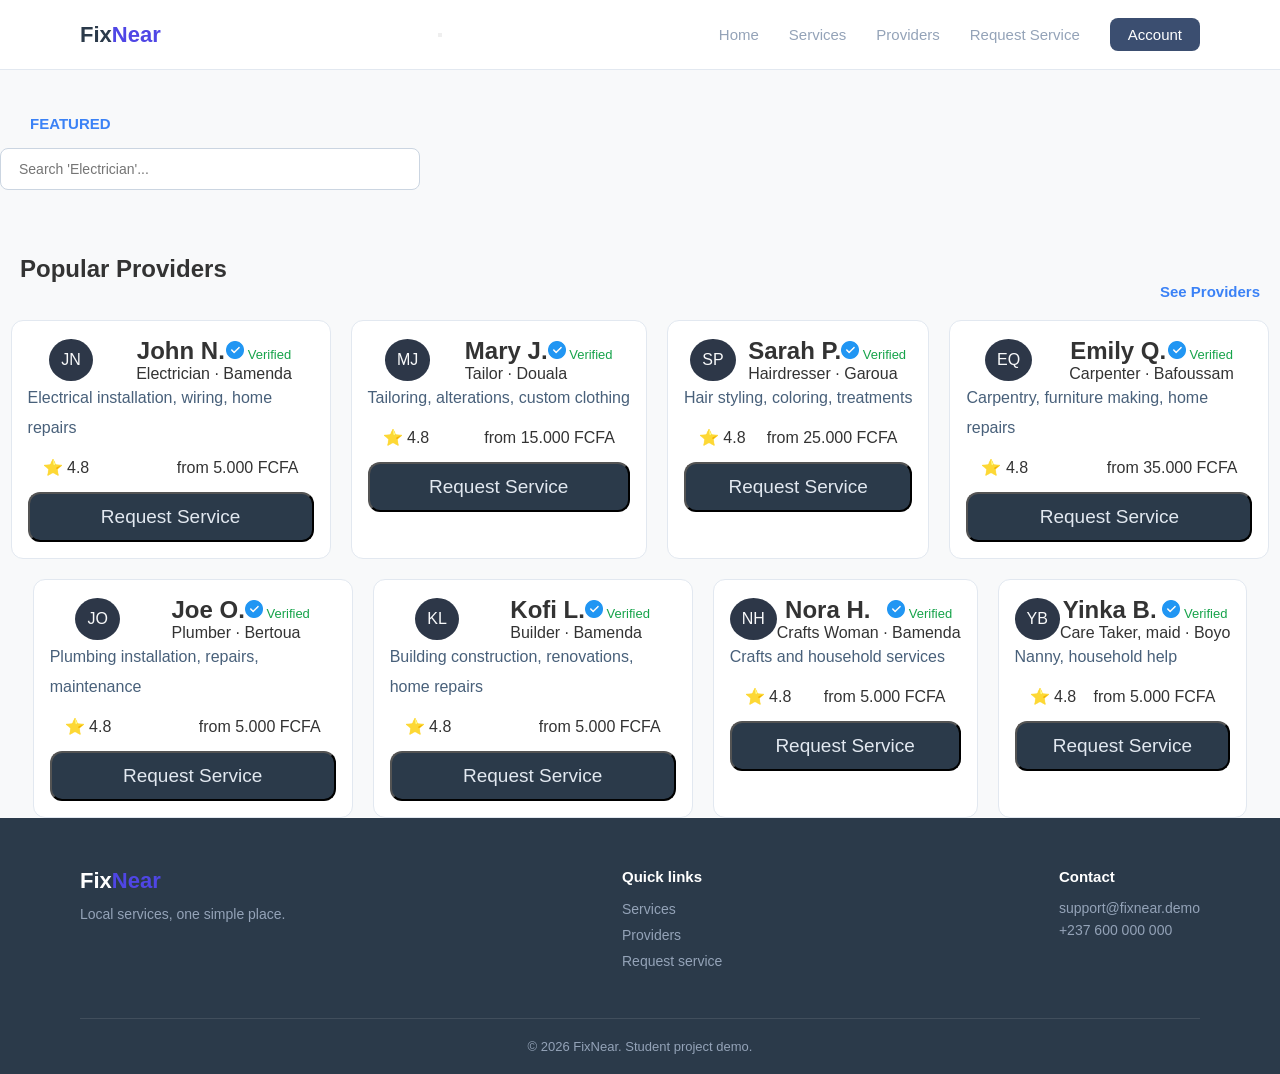
<file: providers/index.html>
<!DOCTYPE html>
<html lang="en">
<head>
  <meta charset="UTF-8">
  <meta name="viewport" content="width=device-width, initial-scale=1.0">
  <title>Account | FixNear</title>
  <link rel="stylesheet" href="./style.css">
</head>
<body>

  <header class="navbar">
    <div class="logo">
      <span class="logo-fix">Fix</span><span class="logo-near">Near</span>
    </div>
    <button class="hamburger" id="hamburger" aria-label="Toggle navigation menu">
      <span class="bar"></span>
      <span class="bar"></span>
      <span class="bar"></span>

    </button>
    <nav class="nav-links">

      <a href="#">Home</a>
      <a href="#">Services</a>
      <a href="#">Providers</a>
      <a href="#">Request Service</a>
      <a href="#" class="btn-account">Account</a>
    </nav>
  </header>

 <div class="main-container">
    <h3 class="featured">FEATURED</h3>

    <div class="search-container">
    <input type="text" id="searchInput" placeholder="Search 'Electrician'..." autocomplete="off" />
    </div>

    <div class="topics">
        <h2 class="popular">Popular Providers</h2>
        <h3 class="featured-text">See Providers</h3>
    </div>
    
    <div class="major-section">
    <div class="provider-cards">
        <div class="card">
           <div class="provider-info">
            <div class="initials">JN</div>
            <div class="provider-details">
                <div class="stack">
                <h2 class="provider-name">John N.</h2>
                <div class="provider-status"> <span class="verified-tick"> <img src="./check.png" alt=""> </span> Verified</div>
                </div>
                <div class="speciality-location">Electrician &middot; Bamenda</div>
            </div>
           </div>
           <p class="phrase">Electrical installation, wiring, home repairs</p>
           <div class="rating-price">
            <div class="rating"><span class="star">&#11088 </span> 4.8</div>
            <div class="pricing">from 5.000 FCFA</div>
           </div>
           <button class="request">Request Service</button>
        </div>

        <div class="card">
           <div class="provider-info">
            <div class="initials">MJ</div>
            <div class="provider-details">
                <div class="stack">
                <h2 class="provider-name">Mary J.</h2>
                <div class="provider-status"> <span class="verified-tick"> <img src="./check.png" alt=""> </span> Verified</div>
                </div>
                <div class="speciality-location">Tailor &middot; Douala</div>
            </div>
           </div>
           <p class="phrase">Tailoring, alterations, custom clothing</p>
           <div class="rating-price">
            <div class="rating"><span class="star">&#11088 </span> 4.8</div>
            <div class="pricing">from 15.000 FCFA</div>
           </div>
           <button class="request">Request Service</button>
        </div>


        <div class="card">
           <div class="provider-info">
            <div class="initials">SP</div>
            <div class="provider-details">
                <div class="stack">
                <h2 class="provider-name">Sarah P.</h2>
                <div class="provider-status"> <span class="verified-tick"> <img src="./check.png" alt=""> </span> Verified</div>
                </div>
                <div class="speciality-location">Hairdresser &middot; Garoua</div>
            </div>
           </div>
           <p class="phrase">Hair styling, coloring, treatments</p>
           <div class="rating-price">
            <div class="rating"><span class="star">&#11088 </span> 4.8</div>
            <div class="pricing">from 25.000 FCFA</div>
           </div>
           <button class="request">Request Service</button>
        </div>

        <div class="card">
           <div class="provider-info">
            <div class="initials">EQ</div>
            <div class="provider-details">
                <div class="stack">
                <h2 class="provider-name">Emily Q.</h2>
                <div class="provider-status"> <span class="verified-tick"> <img src="./check.png" alt=""> </span> Verified</div>
                </div>
                <div class="speciality-location">Carpenter &middot; Bafoussam</div>
            </div>
           </div>
           <p class="phrase">Carpentry, furniture making, home repairs</p>
           <div class="rating-price">
            <div class="rating"><span class="star">&#11088 </span> 4.8</div>
            <div class="pricing">from 35.000 FCFA</div>
           </div>
           <button class="request">Request Service</button>
        </div>
    </div>





      <div class="provider-cards">
        <div class="card">
           <div class="provider-info">
            <div class="initials">JO</div>
            <div class="provider-details">
                <div class="stack">
                <h2 class="provider-name">Joe O.</h2>
                <div class="provider-status"> <span class="verified-tick"> <img src="./check.png" alt=""> </span> Verified</div>
                </div>
                <div class="speciality-location">Plumber &middot; Bertoua</div>
            </div>
           </div>
           <p class="phrase">Plumbing installation, repairs, maintenance</p>
           <div class="rating-price">
            <div class="rating"><span class="star">&#11088 </span> 4.8</div>
            <div class="pricing">from 5.000 FCFA</div>
           </div>
           <button class="request">Request Service</button>
        </div>

        <div class="card">
           <div class="provider-info">
            <div class="initials">KL</div>
            <div class="provider-details">
                <div class="stack">
                <h2 class="provider-name">Kofi L.</h2>
                <div class="provider-status"> <span class="verified-tick"> <img src="./check.png" alt=""> </span> Verified</div>
                </div>
                <div class="speciality-location">Builder &middot; Bamenda</div>
            </div>
           </div>
           <p class="phrase">Building construction, renovations, home repairs</p>
           <div class="rating-price">
            <div class="rating"><span class="star">&#11088 </span> 4.8</div>
            <div class="pricing">from 5.000 FCFA</div>
           </div>
           <button class="request">Request Service</button>
        </div>


        <div class="card">
           <div class="provider-info">
            <div class="initials">NH</div>
            <div class="provider-details">
                <div class="stack">
                <h2 class="provider-name">Nora H.</h2>
                <div class="provider-status"> <span class="verified-tick"> <img src="./check.png" alt=""> </span> Verified</div>
                </div>
                <div class="speciality-location">Crafts Woman &middot; Bamenda</div>
            </div>
           </div>
           <p class="phrase">Crafts and household services</p>
           <div class="rating-price">
            <div class="rating"><span class="star">&#11088 </span> 4.8</div>
            <div class="pricing">from 5.000 FCFA</div>
           </div>
           <button class="request">Request Service</button>
        </div>

        <div class="card">
           <div class="provider-info">
            <div class="initials">YB</div>
            <div class="provider-details">
                <div class="stack">
                <h2 class="provider-name">Yinka B.</h2>
                <div class="provider-status"> <span class="verified-tick"> <img src="./check.png" alt=""> </span> Verified</div>
                </div>
                <div class="speciality-location">Care Taker, maid &middot; Boyo</div>
            </div>
           </div>
           <p class="phrase">Nanny, household help</p>
           <div class="rating-price">
            <div class="rating"><span class="star">&#11088 </span> 4.8</div>
            <div class="pricing">from 5.000 FCFA</div>
           </div>
           <button class="request">Request Service</button>
        </div>
    </div>


    </div>
 </div>



 <footer class="footer">
    <div class="footer-container">
      <div class="footer-col brand-col">
        <div class="logo">
          <span class="logo-fix">Fix</span><span class="logo-near">Near</span>
        </div>
        <p>Local services, one simple place.</p>
      </div>

      <div class="footer-col">
        <h4>Quick links</h4>
        <ul>
          <li><a href="#">Services</a></li>
          <li><a href="#">Providers</a></li>
          <li><a href="#">Request service</a></li>
        </ul>
      </div>

      <div class="footer-col">
        <h4>Contact</h4>
        <p>support@fixnear.demo</p>
        <p>+237 600 000 000</p>
      </div>
    </div>

    <div class="footer-bottom">
      <p>&copy; 2026 FixNear. Student project demo.</p>
    </div>
  </footer>




 <script src="./script.js"></script>
</body>
</file>
<file: providers/style.css>
* {
  box-sizing: border-box;
  margin: 0;
  padding: 0;
  font-family: -apple-system, BlinkMacSystemFont, "Segoe UI", Roboto, Helvetica, Arial, sans-serif;
}

body {
  display: flex;
  flex-direction: column;
  min-height: 100vh;
  background-color: #f8f9fa;
  color: #333;
}

/* Navbar */
.navbar {
  display: flex;
  justify-content: space-between;
  align-items: center;
  padding: 18px 80px;
  background-color: #ffffff;
  border-bottom: 1px solid #e2e8f0;
}

.logo {
  font-size: 22px;
  font-weight: 700;
}

.logo-fix {
  color: #2b3a4a;
}

.logo-near {
  color: #4f46e5;
}

.nav-links {
  display: flex;
  align-items: center;
  gap: 30px;
}

.nav-links a {
  text-decoration: none;
  color: #94a3b8;
  font-size: 15px;
  font-weight: 500;
}

.nav-links .btn-account {
  background-color: #3b4e70;
  color: #ffffff;
  padding: 8px 18px;
  border-radius: 8px;
  font-weight: 500;
}

/* Main Area */
.main-content {
  flex: 1;
  display: flex;
  flex-direction: column;
  align-items: center;
  padding: 40px 20px 60px 20px;
}

/* Welcome Header Styling */
.account-header {
  text-align: center;
  margin-bottom: 40px;
}

.sub-heading {
  font-size: 12px;
  font-weight: 700;
  letter-spacing: 1.5px;
  color: #3b82f6;
  text-transform: uppercase;
  display: block;
  margin-bottom: 8px;
}

.account-header h1 {
  font-size: 32px;
  font-weight: 700;
  color: #1e293b;
  margin-bottom: 8px;
}

.heading-description {
  font-size: 14px;
  color: #64748b;
}

/* Dashboard Section */
.dashboard-wrapper {
  display: flex;
  align-items: center;
  justify-content: center;
  gap: 80px;
  width: 100%;
  max-width: 900px;
}

.auth-section {
  width: 200px;
}

.tabs {
  display: flex;
  gap: 25px;
  margin-bottom: 30px;
}

.tab-btn {
  background: none;
  border: none;
  font-size: 18px;
  color: #a0a0a0;
  cursor: pointer;
  padding-bottom: 6px;
  position: relative;
}

.tab-btn.active {
  color: #2d3748;
  font-weight: 600;
}

.tab-btn.active::after {
  content: '';
  position: absolute;
  bottom: 0;
  left: 0;
  width: 100%;
  height: 3px;
  background-color: #3b4e70;
  border-radius: 2px;
}

.tab-content {
  display: none;
}

.tab-content.active {
  display: block;
}

.action-btn {
  width: 100%;
  padding: 12px;
  background-color: #3b4e70;
  color: #ffffff;
  border: none;
  border-radius: 10px;
  font-size: 16px;
  font-weight: 600;
  cursor: pointer;
}

.info-card {
  background-color: #3b4e70;
  color: #ffffff;
  padding: 45px 35px;
  border-radius: 14px;
  width: 440px;
  min-height: 280px;
  box-shadow: 0 8px 20px rgba(0, 0, 0, 0.08);
}

.info-card h2 {
  font-size: 28px;
  margin-bottom: 16px;
  font-weight: 600;
}

.info-card p {
  font-size: 17px;
  line-height: 1.5;
  color: #e2e8f0;
}

/* Footer */
.footer {
  background-color: #2b3a4a;
  color: #ffffff;
  padding: 50px 80px 20px 80px;
}

.footer-container {
  display: flex;
  justify-content: space-between;
  margin-bottom: 40px;
}

.brand-col .logo-fix {
  color: #ffffff;
}

.brand-col p {
  margin-top: 12px;
  color: #94a3b8;
  font-size: 14px;
}

.footer-col h4 {
  margin-bottom: 15px;
  font-size: 15px;
  font-weight: 600;
}

.footer-col ul {
  list-style: none;
}

.footer-col ul li {
  margin-bottom: 8px;
}

.footer-col ul li a {
  color: #94a3b8;
  text-decoration: none;
  font-size: 14px;
}

.footer-col p {
  color: #94a3b8;
  font-size: 14px;
  margin-bottom: 6px;
}

.footer-bottom {
  text-align: center;
  border-top: 1px solid rgba(255, 255, 255, 0.1);
  padding-top: 20px;
  color: #94a3b8;
  font-size: 13px;
}

h3{
    color: #3b82f6;
    font-size: 15px;
    padding:0 0 0 0;
    margin-left:30px;
    margin-top: 45px;
}


.search-container {
  margin: 16px 0 28px 0;
  max-width: 420px;
}

#searchInput {
  width: 100%;
  padding: 12px 18px;
  font-size: 14px;
  border: 1px solid #cbd5e1;
  border-radius: 8px;
  background-color: #ffffff;
  color: #0f172a;
  outline: none;
  transition: border-color 0.2s ease, box-shadow 0.2s ease;
}

#searchInput:focus {
  border-color: #0f172a; /* Navy accent focus */
  box-shadow: 0 0 0 3px rgba(15, 23, 42, 0.08);
}

.featured{
    text-decoration: none;
    color: #3b82f6;
}
   

.topics{
    display: flex;
    align-items: center;
    justify-content: space-between;
    padding:20px;
}

.card{
    max-width: 320px;
    border: 1px solid #e2e8f0;
    overflow: hidden;
    background-color: #ffffff;
    border-radius: 12px;
    padding: 16px;
    
}
.provider-info{
    display: flex;
    align-items: center;
    justify-content: space-around;
}

.initials{
    display: flex;
    align-items: center;
    padding: 12px;
    border-radius: 50%;
    color: #f8f9fa;
    background-color: #2d3748;
}

.stack{
    display: flex;
    align-items: center;
    justify-content: space-around;
    flex-direction: row;
    flex-wrap: wrap;
}

.rating-price{
    display: flex;
    align-items: center;
    justify-content: space-between;
    flex-direction: row;
    padding: 15px;
}

.verified-tick img{
    height: 18px;
    padding-bottom: 0px;
}

.phrase{
    color: #48607a;
    line-height: 30px;
}

.request{
    color: #e2e8f0;
    background-color: #2b3a4a;
    border-radius: 12px;
    width: 100%;
    padding: 12px 17px;
    font-size: 19px;
}

.provider-status{
    color:#16a34a;
    font-size: 13px;
    font-weight: 500;
    background: transparent;
}

.provider-cards{
    display: flex;
    flex-direction: row;
    gap: 20px;
}

.major-section{
    display: flex;
    flex-direction: column;
    align-items: center;
    justify-content: center;
    gap:20px 25px;
}

.featured-text:hover{
    text-decoration: underline;
}

.btn-account:hover{
    background-color: #eaecee;
    color: #2d384d;
    text-decoration: none;

}

a:hover{
    text-decoration: underline;
}

.request:hover{
    background-color: #64748b;
    transform: translateY(-2px);
}

.request:active{
    background-color: #3b4e70;
    transform: translateY(0px);
}


footer {
  background-color: #2b3a4a;
  color: #ffffff;
  padding: 50px 80px 20px 80px;
}

.footer-container {
  display: flex;
  justify-content: space-between;
  margin-bottom: 40px;
}

.brand-col .logo-fix {
  color: #ffffff;
}

.brand-col p {
  margin-top: 12px;
  color: #94a3b8;
  font-size: 14px;
}

.footer-col h4 {
  margin-bottom: 15px;
  font-size: 15px;
  font-weight: 600;
}

.footer-col ul {
  list-style: none;
}

.footer-col ul li {
  margin-bottom: 8px;
}

.footer-col ul li a {
  color: #94a3b8;
  text-decoration: none;
  font-size: 14px;
}

.footer-col p {
  color: #94a3b8;
  font-size: 14px;
  margin-bottom: 6px;
}

.footer-bottom {
  text-align: center;
  border-top: 1px solid rgba(255, 255, 255, 0.1);
  padding-top: 20px;
  color: #94a3b8;
  font-size: 13px;
}
</file>
